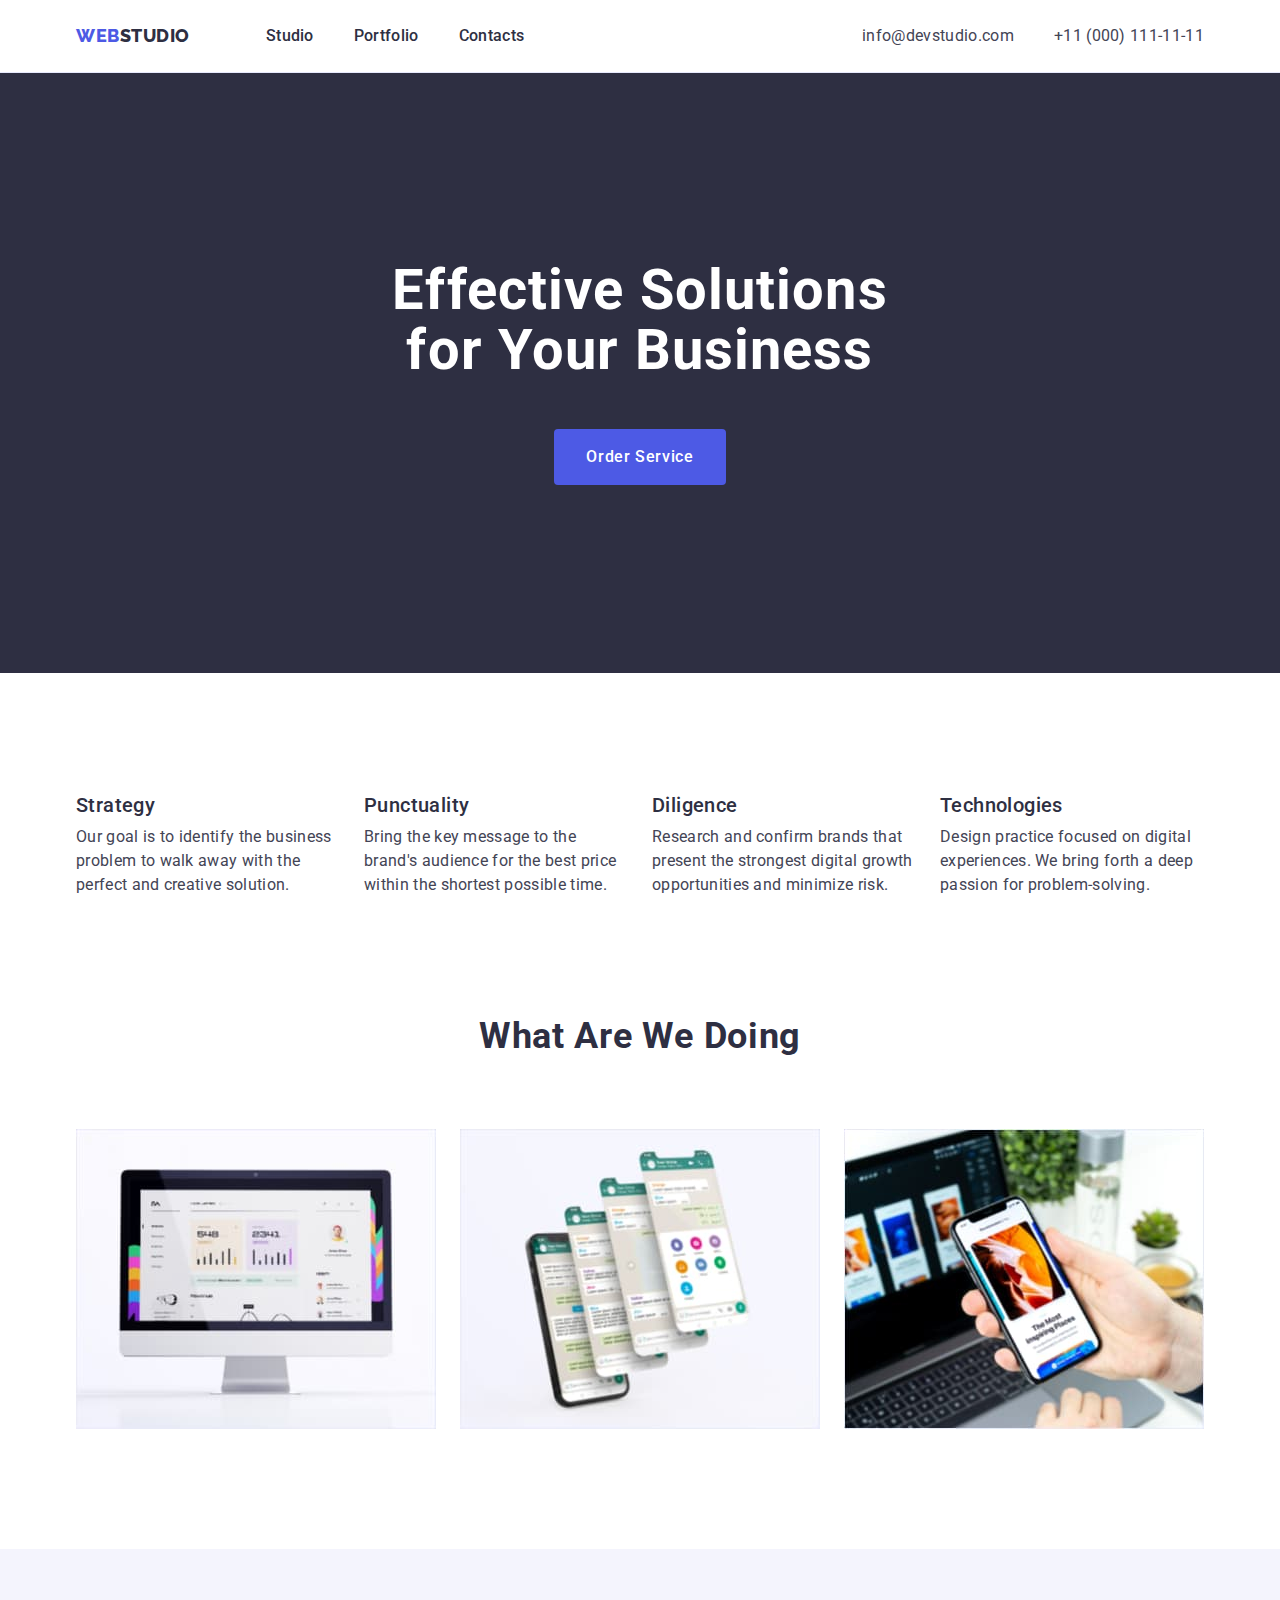
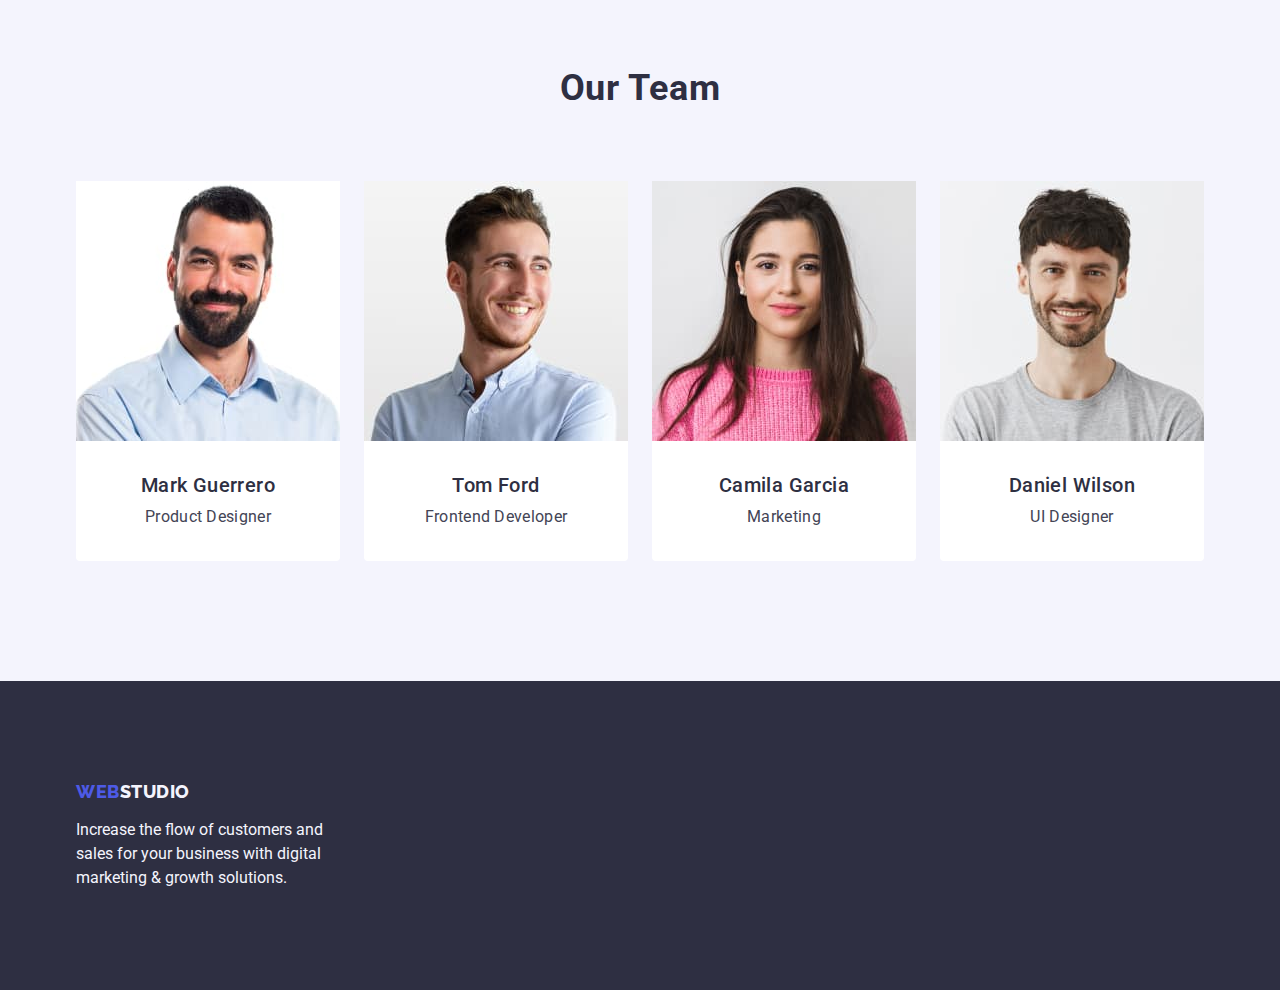
<file: index.html>
<!DOCTYPE html>
<html lang="en">

<head>
    <meta charset="UTF-8">
    <meta http-equiv="X-UA-Compatible" content="IE=edge">
    <meta name="viewport" content="width=device-width, initial-scale=1.0">
    <title>WebStudio</title>
    <link rel="preconnect" href="https://fonts.googleapis.com">
    <link rel="preconnect" href="https://fonts.gstatic.com" crossorigin>
    <link href="https://fonts.googleapis.com/css2?family=Raleway:wght@800&family=Roboto:wght@400;500;700&display=swap"
        rel="stylesheet">
    <link rel="stylesheet"
        href="https://cdnjs.cloudflare.com/ajax/libs/modern-normalize/1.1.0/modern-normalize.min.css">
    <link rel="stylesheet" href="./css/styles.css">
</head>

<body>
    <header class="header">
        <div class="container-header container">
            <nav class="nav">
                <a class="logo link" href="./index.html">Web<span class="stud">Studio</span></a>
                <ul class="menu list">
                    <li class="menu-item"><a class="menu-link link" href="./index.html">Studio</a></li>
                    <li class="menu-item"><a class="menu-link link" href="./portfolio.html">Portfolio</a></li>
                    <li class="menu-item"><a class="menu-link link" href="">Contacts</a></li>
                </ul>
            </nav>
            <address class="info">
                <ul class="info-container list">
                    <li class="info-address"><a class="link-info link"
                            href="mailto:info@devstudio.com">info@devstudio.com</a></li>
                    <li class="info-address"><a class="link-info link" href="tel:+110001111111">+11 (000) 111-11-11</a>
                    </li>
                </ul>
            </address>
        </div>
    </header>
    <main>
        <section class="hero-container">
            <div class="container">
                <h1 class="hero-title">Effective Solutions<br>
                    for Your Business</h1>
                <button class="button-hero" type="button">Order Service</button>
            </div>
        </section>
        <section class="advantages">
            <div class="container">
                <h2 class="visually-hidden">Our advantages</h2>
                <ul class="list-advantages list">
                    <li class="advantages-item">
                        <h3 class="title">Strategy</h3>
                        <p class="text">Our goal is to identify the business
                            problem to walk away with the perfect and creative solution.</p>
                    </li>
                    <li class="advantages-item">
                        <h3 class="title">Punctuality</h3>
                        <p class="text">Bring the key message to the brand's audience for the best price within the
                            shortest possible
                            time.</p>
                    </li>
                    <li class="advantages-item">
                        <h3 class="title">Diligence</h3>
                        <p class="text">Research and confirm brands that present the strongest digital growth
                            opportunities and minimize
                            risk.</p>
                    </li>
                    <li class="advantages-item">
                        <h3 class="title">Technologies</h3>
                        <p class="text">Design practice focused on digital experiences. We bring forth a deep passion
                            for problem-solving.</p>
                    </li>
                </ul>
            </div>
        </section>
        <section class="doing">
            <div class="container">
                <h2 class="doing-title">What are we doing</h2>
                <ul class="doing-list list">
                    <li class="doing-item">
                        <img src="./images/rectangle71.jpg" alt="monitor on a gray stand" width="360" height="300">
                    </li>
                    <li class="doing-item">
                        <img src="./images/rectangle72.jpg" alt="smartphone and page slides" width="360" height="300">
                    </li>
                    <li class="doing-item">
                        <img src="./images/rectangle73.jpg" alt="working with a smartphone near a laptop" width="360"
                            height="300">
                    </li>
                </ul>
            </div>
        </section>
        <section class="team">
            <div class="container">
                <h2 class="team-title">Our Team</h2>
                <ul class="team-list list">
                    <li class="team-img">
                        <img src="./images/img1.jpg" alt="a man with a beard in a shirt" width="264" height="260">
                        <div class="name-speciality">
                            <h3 class="name">Mark Guerrero</h3>
                            <p class="speciality">Product Designer</p>
                        </div>
                    </li>
                    <li class="team-img">

                        <img src="./images/img2.jpg" alt="a bruising man in a shiet" width="264" height="260">
                        <div class="name-speciality">
                            <h3 class="name">Tom Ford</h3>
                            <p class="speciality">Frontend Developer</p>
                        </div>
                    </li>
                    <li class="team-img">
                        <img src="./images/img3.jpg" alt="girl with long hair in a pink sweater" width="264"
                            height="260">
                        <div class="name-speciality">
                            <h3 class="name">Camila Garcia</h3>
                            <p class="speciality">Marketing</p>
                        </div>
                    </li>
                    <li class="team-img">
                        <img src="./images/img4.jpg" alt="a man in a gray T-shirt" width="264" height="260">
                        <div class="name-speciality">
                            <h3 class="name">Daniel Wilson</h3>
                            <p class="speciality">UI Designer</p>
                        </div>
                    </li>
                </ul>
            </div>
        </section>
    </main>
    <footer class="footer">
        <div class="container">
            <a class="logo-footer link" href="./index.html">Web<span class="accent">Studio</span></a>
            <p class="footer-text">Increase the flow of customers and sales for your business with digital marketing &
                growth solutions.</p>
        </div>
    </footer>
</body>

</html>
</file>
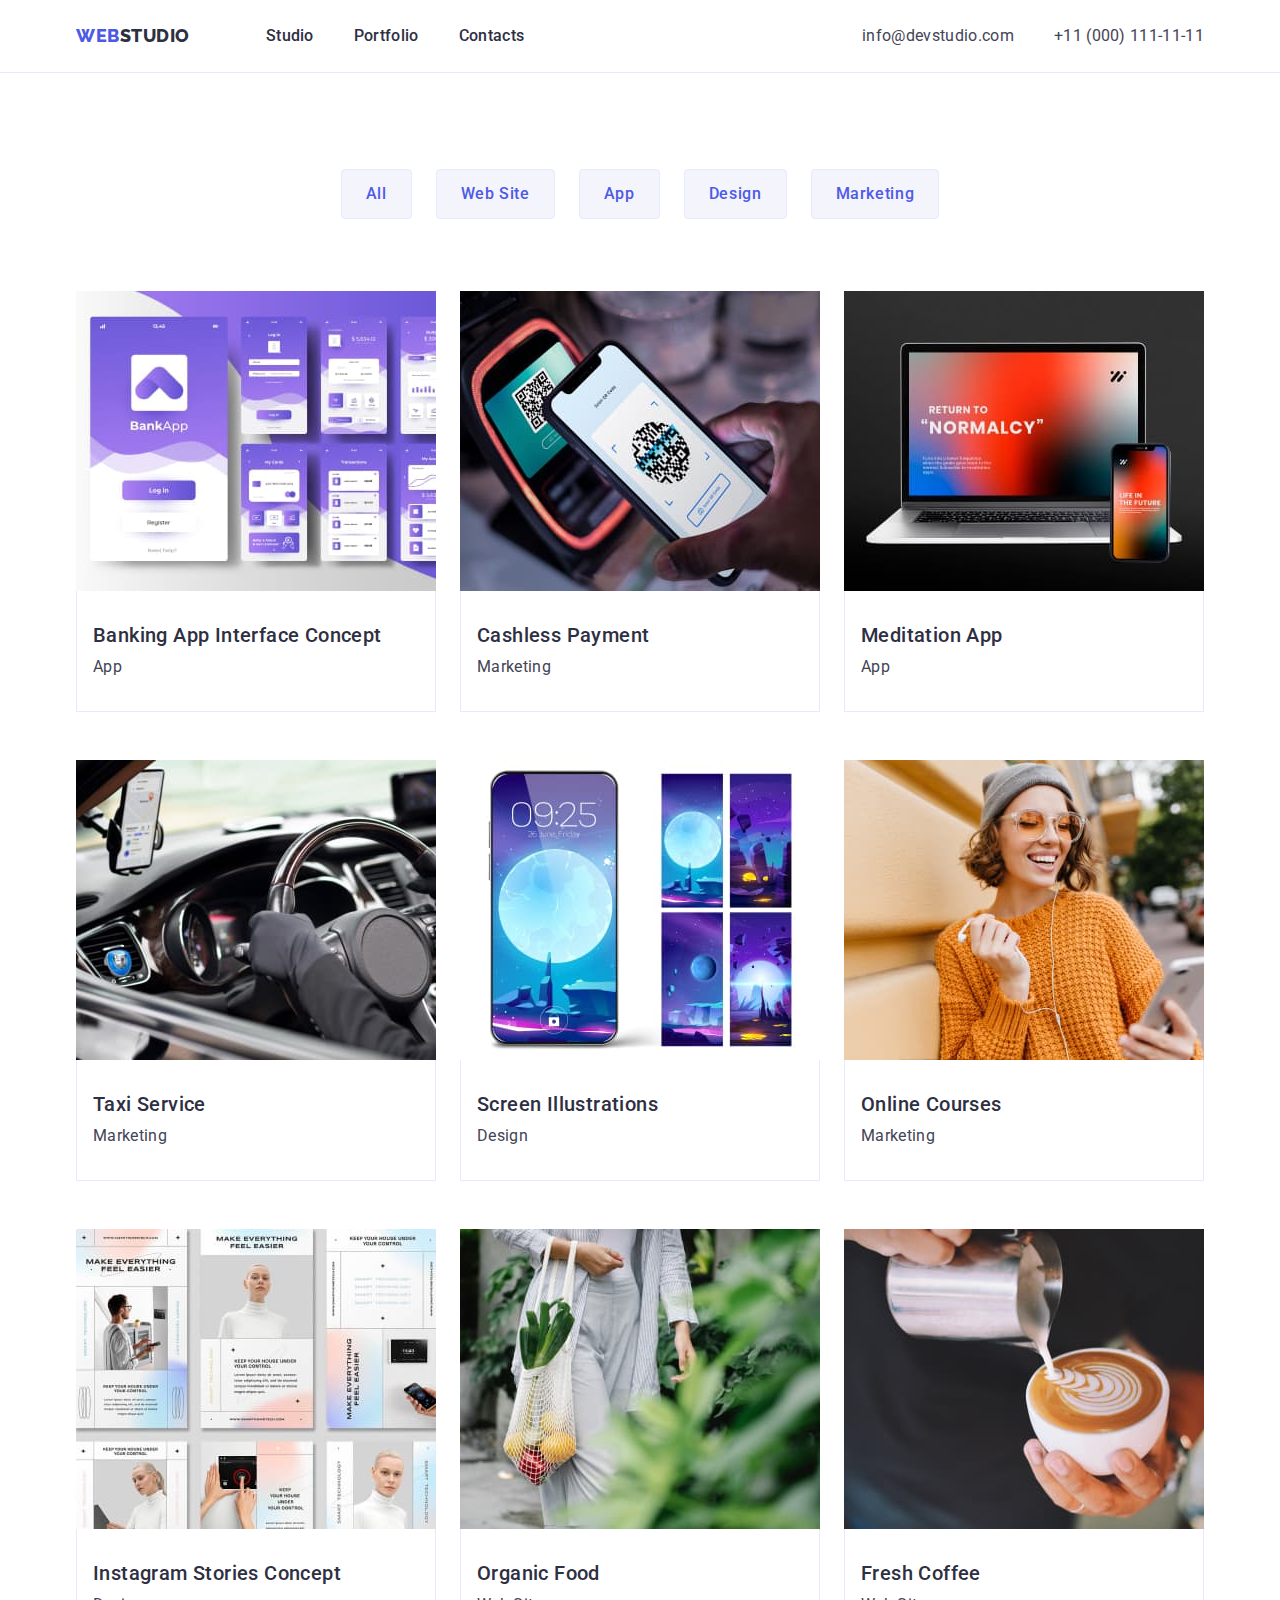
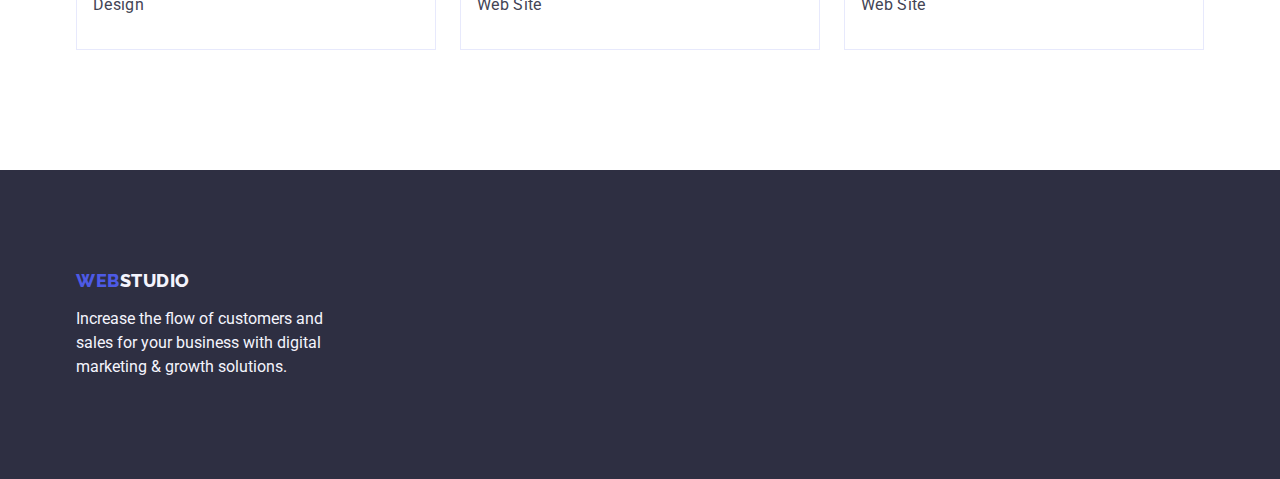
<file: portfolio.html>
<!DOCTYPE html>
<html lang="en">

<head>
    <meta charset="UTF-8">
    <meta http-equiv="X-UA-Compatible" content="IE=edge">
    <meta name="viewport" content="width=device-width, initial-scale=1.0">
    <title>portfolio</title>
    <link rel="preconnect" href="https://fonts.googleapis.com">
    <link rel="preconnect" href="https://fonts.gstatic.com" crossorigin>
    <link href="https://fonts.googleapis.com/css2?family=Raleway:wght@800&family=Roboto:wght@400;500;700&display=swap"
        rel="stylesheet">
    <link rel="stylesheet"
        href="https://cdnjs.cloudflare.com/ajax/libs/modern-normalize/1.1.0/modern-normalize.min.css">
    <link rel="stylesheet" href="./css/styles.css">
</head>

<body>
    <header class="header">
        <div class="container-header container">
            <nav class="nav">
                <a class="logo link" href="./index.html">Web<span class="stud">Studio</span></a>
                <ul class="menu list">
                    <li class="menu-item"><a class="menu-link link" href="./index.html">Studio</a></li>
                    <li class="menu-item"><a class="menu-link link" href="./portfolio.html">Portfolio</a></li>
                    <li class="menu-item"><a class="menu-link link" href="">Contacts</a></li>
                </ul>
            </nav>
            <address class="info">
                <ul class="info-container list">
                    <li class="info-address"><a class="link-info link"
                            href="mailto:info@devstudio.com">info@devstudio.com</a></li>
                    <li class="info-address"><a class="link-info link" href="tel:+110001111111">+11 (000) 111-11-11</a>
                    </li>
                </ul>
            </address>
        </div>
    </header>
    <main>
        <section class="portfolio">
            <div class="container">
                <h1 class="visually-hidden">Portfolio</h1>
                <ul class="button-container list">
                    <li><button class="button" type="button">All</button></li>
                    <li><button class="button" type="button">Web Site</button></li>
                    <li><button class="button" type="button">App</button></li>
                    <li><button class="button" type="button">Design</button></li>
                    <li><button class="button" type="button">Marketing</button></li>
                </ul>
                <ul class="portfolio-list list">
                    <li class="portfolio-item">
                        <a class="link" href=""><img src="./images/photo/photo1.jpg" alt="bank application photo."
                                width="360" height="300">
                            <div class="card-portfolio">
                                <h2 class="portfolio-title">Banking App Interface Concept</h2>
                                <p class="portfolio-text">App</p>
                            </div>
                        </a>
                    </li>
                    <li class="portfolio-item">
                        <a class="link" href=""><img src="./images/photo/photo2.jpg"
                                alt="scanning a QR code on a smartphone." width="360" height="300">
                            <div class="card-portfolio">
                                <h2 class="portfolio-title">Cashless Payment</h2>
                                <p class="portfolio-text">Marketing</p>
                            </div>
                        </a>
                    </li>
                    <li class="portfolio-item">
                        <a class="link" href=""><img src="./images/photo/photo3.jpg"
                                alt="application for smartphone and laptop." width="360" height="300">
                            <div class="card-portfolio">
                                <h2 class="portfolio-title">Meditation App</h2>
                                <p class="portfolio-text">App</p>
                            </div>
                        </a>
                    </li>
                    <li class="portfolio-item">
                        <a class="link" href=""><img src="./images/photo/photo4.jpg" alt="car panel." width="360"
                                height="300">
                            <div class="card-portfolio">
                                <h2 class="portfolio-title">Taxi Service</h2>
                                <p class="portfolio-text">Marketing</p>
                            </div>
                        </a>
                    </li>
                    <li class="portfolio-item">
                        <a class="link" href=""><img src="./images/photo/photo5.jpg"
                                alt="smartphone screen saver photo." width="360" height="300">
                            <div class="card-portfolio">
                                <h2 class="portfolio-title">Screen Illustrations</h2>
                                <p class="portfolio-text">Design</p>
                            </div>
                        </a>
                    </li>
                    <li class="portfolio-item">
                        <a class="link" href=""><img src="./images/photo/photo6.jpg"
                                alt="smiling girl in a yellow sweater." width="360" height="300">
                            <div class="card-portfolio">
                                <h2 class="portfolio-title">Online Courses</h2>
                                <p class="portfolio-text">Marketing</p>
                            </div>
                        </a>

                    </li>
                    <li class="portfolio-item">
                        <a class="link" href=""><img src="./images/photo/photo7.jpg"
                                alt="photos of pages from Instagram." width="360" height="300">
                            <div class="card-portfolio">
                                <h2 class="portfolio-title">Instagram Stories Concept</h2>
                                <p class="portfolio-text">Design</p>
                            </div>
                        </a>
                    </li>
                    <li class="portfolio-item">
                        <a class="link" href=""><img src="./images/photo/photo8.jpg"
                                alt="a net with organic food products in a woman's hand." width="360" height="300">
                            <div class="card-portfolio">
                                <h2 class="portfolio-title">Organic Food</h2>
                                <p class="portfolio-text">Web Site</p>
                            </div>
                        </a>
                    </li>
                    <li class="portfolio-item">
                        <a class="link" href=""><img src="./images/photo/photo9.jpg" alt="coffee with cream."
                                width="360" height="300">
                            <div class="card-portfolio">
                                <h2 class="portfolio-title">Fresh Coffee</h2>
                                <p class="portfolio-text">Web Site</p>
                            </div>
                        </a>
                    </li>
                </ul>
            </div>
        </section>
    </main>

    <footer class="footer">
        <div class="container">
            <a class="logo-footer link" href="./index.html">Web<span class="accent">Studio</span></a>
            <p class="footer-text">Increase the flow of customers and sales for your business with digital marketing &
                growth solutions.</p>
        </div>
    </footer>


</body>

</html>
</file>
<file: css/styles.css>
:root {
    --color-primary: #434455;
    --color-secondary: #2E2F42;
    --color-action: #4D5AE5;
    --color-hero: #ffffff;
    --color-light: #F4F4FD;
    --background-hero: #2E2F42;
    --background-primary: #ffffff;
    --background-secondary: #F4F4FD;
    --background-button: #404BBF;
    --color-border: #E7E9FC;
}  
body {
    background-color: var(--background-primary);
    color: var(--color-primary);
    font-family: "Roboto",sans-serif;
}
.list {
    list-style: none;
    margin-top: 0;
    margin-bottom: 0;
    padding-left: 0; 
}
.link {
 text-decoration: none;
}
h1,h2,h3,h4,h5,h6,p {
    margin-top: 0;
    margin-bottom: 0;
}

img {
    display: block;
}
.container {
    width: 1158px;
    margin-left: auto;
    margin-right: auto;
    padding-left: 15px;
    padding-right: 15px;
}

/*header*/


.header {
    border-bottom: 1px solid var(--color-border);
} 

.container-header {
    display: flex;
    align-items: center;

}
.nav {
    display: flex;
      align-items: center;
}

.menu {
    display: flex;
    align-items: center;
}
.menu-item:not(:last-child) {
    margin-right: 40px;
}

.logo {
    padding-top: 24px;
    padding-bottom: 24px;
    margin-right: 76px;
    color: var(--color-action);
    font-family: 'Raleway',sans-serif;
    font-weight: 800;
    font-size: 18px;
    line-height: 1.17;
    letter-spacing: 0.03em;
    text-transform: uppercase;  
}
.stud {
    color: var(--color-secondary);
}

.menu-link {
    display: block;
    padding-top: 24px;
    padding-bottom: 24px;
    color: var(--color-secondary);
    font-weight: 500;
    font-size: 16px;
    line-height: 1.5;
    letter-spacing: 0.02em;
}

.menu-link:hover,
.menu-link:focus {
    color: var(--background-button);
}
.info {
    margin-left: auto;
    font-style: normal;
}
.info-container {
    display: flex;
   
}
.link-info {
  
    color: var(--color-primary);
    line-height: 1.5;
    letter-spacing: 0.02em;
}
.info-address:not(:last-child) {
    margin-right: 40px;
}
.link-info:hover,
.link-info:focus {
    color: var(--background-button);
}



/*main section hero*/

.hero-container {
    padding-top: 188px;
    padding-bottom: 188px;
    text-align: center;   
}
.hero-container {
    background-color: var(--background-hero);
}   
.hero-title {
    max-width: 496px;
    margin-bottom: 48px;
    margin-left: auto;
    margin-right: auto;
    color: var(--color-hero);
    font-weight: 700;
    font-size: 56px;
    line-height: 1.07;
    letter-spacing: 0.02em;
}
.button-hero {
    display: block;
    min-width: 169px;
    height: 56px;
    margin-left: auto;
    margin-right: auto;
    border: none;
    border-radius: 4px;
    padding: 16px 32px;

    color: var(--color-hero);
    background-color: var(--color-action);

    font-family: "Roboto",sans-serif;
    font-weight: 500;
    font-size: 16px;
    line-height: 1.5;
    letter-spacing: 0.04em;
    text-align: center;
    cursor: pointer;


}
.button-hero:hover,
.button-hero:focus {
    background-color: var(--background-button);
}
/*section Our advantages*/

.visually-hidden {
    position: absolute;
    width: 1px;
    height: 1px;
    margin: -1px;
    border: 0;
    padding: 0;
    white-space: nowrap;
    clip-path: inset(100%);
    clip: rect(0 0 0 0);
    overflow: hidden;
  }

.advantages {
    padding-top: 120px;
    padding-bottom: 120px;
}

.list-advantages {
    display: flex;
    align-items: center;
}
.advantages-item {
    width: calc((100% - 72px) / 4);
}

.advantages-item:not(:last-child){
   margin-right: 24px;  
}
.title {
    margin-bottom: 8px;
    color: var(--color-secondary);
    font-weight: 500;
    font-size: 20px;
    line-height: 1.2;
    letter-spacing: 0.02em;
}
.text {
    letter-spacing: 0.02em;
    line-height: 1.5;   
}

/*section we doing*/

.doing {
    padding-bottom: 120px;
}

.doing-list {
    display: flex;
}
.doing-item:not(:last-child) {
    margin-right: 24px;
}
.doing-title {
    margin-bottom: 72px;
    color: var(--color-secondary);
    font-weight: 700;
    font-size: 36px;
    line-height: 1.11;
    letter-spacing: 0.02em;
    text-align: center;
    text-transform: capitalize;
}
/*section team*/
.team {
    padding-top: 120px;
    padding-bottom: 120px;
    background-color: var(--background-secondary);
}
.team-list {
    display: flex;
    align-items: center;
}
.team-img {
    background-color: var(--background-primary);
    text-align: center;
    border-radius: 0px 0px 4px 4px;   
}
.team-img:not(:last-child) {
    margin-right: 24px;
}

.team-title {
    margin-bottom: 72px;

    color: var(--color-secondary);
    font-weight: 700;
    font-size: 36px;
    line-height: 1.11;
    letter-spacing: 0.02em;
    text-align: center;
    text-transform: capitalize;
}
.name-speciality {
    padding: 32px 16px;
}
.name {
    margin-bottom: 8px;
    color: var(--color-secondary) ;
    font-weight: 500;
    font-size: 20px;
    line-height: 1.2;
    letter-spacing: 0.02em;
    text-align: center;
}
.speciality {
    text-align: center;
    letter-spacing: 0.02em;
    line-height: 1.5;   
}
/*footer*/
.footer {
    padding-top: 100px;
    padding-bottom: 100px;
    background-color: var(--background-hero);
}
.logo-footer {
    display: inline-block;
    margin-bottom: 16px;
    color: var(--color-action);
    font-family: 'Raleway',sans-serif;
    font-weight: 800;
    font-size: 18px;
    line-height: 1.17;
    letter-spacing: 0.03em;
    text-transform: uppercase; 
}
.accent {
    color: var(--color-light);
}
.footer-text {
    width: 264px;
    color: var(--color-light);
    line-height: 1.5;
}
/*portfolio*/

.portfolio {
    padding-top: 96px;
    padding-bottom: 120px;
}

.button-container {
    display: flex;
    justify-content: center;
    gap: 24px;
    margin-bottom: 72px;
}
.button {
    padding: 12px 24px;
    color: var(--color-action);
    background-color: var(--background-secondary);
    font-family: 'Roboto',sans-serif;
    font-style: normal;
    font-weight: 500;
    font-size: 16px;
    line-height: 1.5;
    letter-spacing: 0.04em;
    cursor: pointer;
    border: 1px solid var(--color-border);
    border-radius: 4px;
}
.button:hover,
.button:focus {
    color: var(--color-hero);
    background-color: var(--background-button);
    border: 1px solid transparent;
}
.portfolio-list {
    display: flex;
    flex-wrap: wrap;
   row-gap: 48px;
   column-gap: 24px;
 
}
.portfolio-item {
    width: calc((100% - 48px) / 3);
}
.card-portfolio {
    padding: 32px 16px;
    border: 1px solid var(--color-border);
    border-top: none;
}
.portfolio-title {
    margin-bottom: 8px;
    color: var(--color-secondary);
    font-weight: 500;
    font-size: 20px;
    line-height: 1.2;
    letter-spacing: 0.02em;   
}
.portfolio-text {
    color: var(--color-primary);
    font-size: 16px;
    line-height: 1.5;
    letter-spacing: 0.02em;
}
</file>
